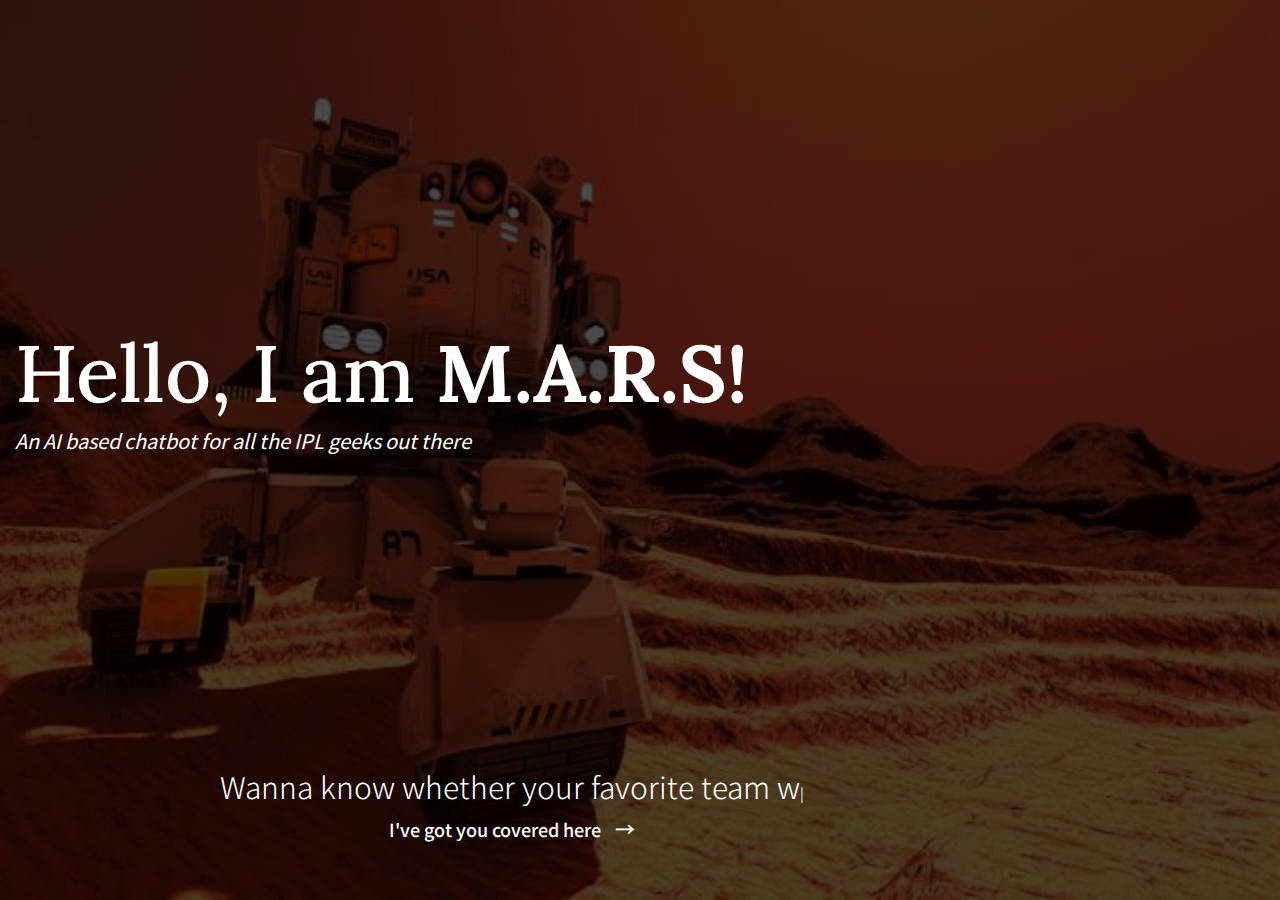
<file: index.html>
<!DOCTYPE html>
<html lang="en">

    <head>
        <meta charset="utf-8">
        <meta name="viewport" content="width=device-width, initial-scale=1.0">
        <link rel="stylesheet" media="screen" href="https://cdnjs.cloudflare.com/ajax/libs/twitter-bootstrap/3.3.5/css/bootstrap.min.css">
        <link href="https://fonts.googleapis.com/css?family=Arimo" rel="stylesheet">
        <link href="https://fonts.googleapis.com/css2?family=Playfair+Display:wght@700&display=swap" rel="stylesheet">
        <link rel="stylesheet" href="https://maxcdn.bootstrapcdn.com/font-awesome/4.6.3/css/font-awesome.min.css">
        <link rel="stylesheet" href="assets/css/style.css">
        <title>M.A.R.S.</title>
    </head>

    <body>
        

        <div class="container-fluid">
            <div class="main-heading">
                <h2>Hello, I am <b>M.A.R.S!</b></h2>
                <span class="desc">An AI based chatbot for all the IPL geeks out there</span>
            </div>
        </div>

        <div class="bottom-text">
            <div class="textjs">
                <span class="blink"></span>
            </div>
            <div class="footer-text">
                <h4>I've got you covered here <span class="right-arrow">&rarr;</span> </h4>
            </div>
        </div>

        <script src="assets/scripts/typed.js"></script>
        <script src="assets/scripts/typed.min.js"></script>
        <script src="assets/scripts/index.js"></script>
        <script type="text/javascript">
            (function(d, m){
                var kommunicateSettings = 
                    {"appId":"d6fe5f54da854064eee6bfb476a450c3","popupWidget":true,"automaticChatOpenOnNavigation":true};
                var s = document.createElement("script"); s.type = "text/javascript"; s.async = true;
                s.src = "https://widget.kommunicate.io/v2/kommunicate.app";
                var h = document.getElementsByTagName("head")[0]; h.appendChild(s);
                window.kommunicate = m; m._globals = kommunicateSettings;
            })(document, window.kommunicate || {});
        /* NOTE : Use web server to view HTML files as real-time update will not work if you directly open the HTML file in the browser. */
        </script>

    </body>

</html>
</file>
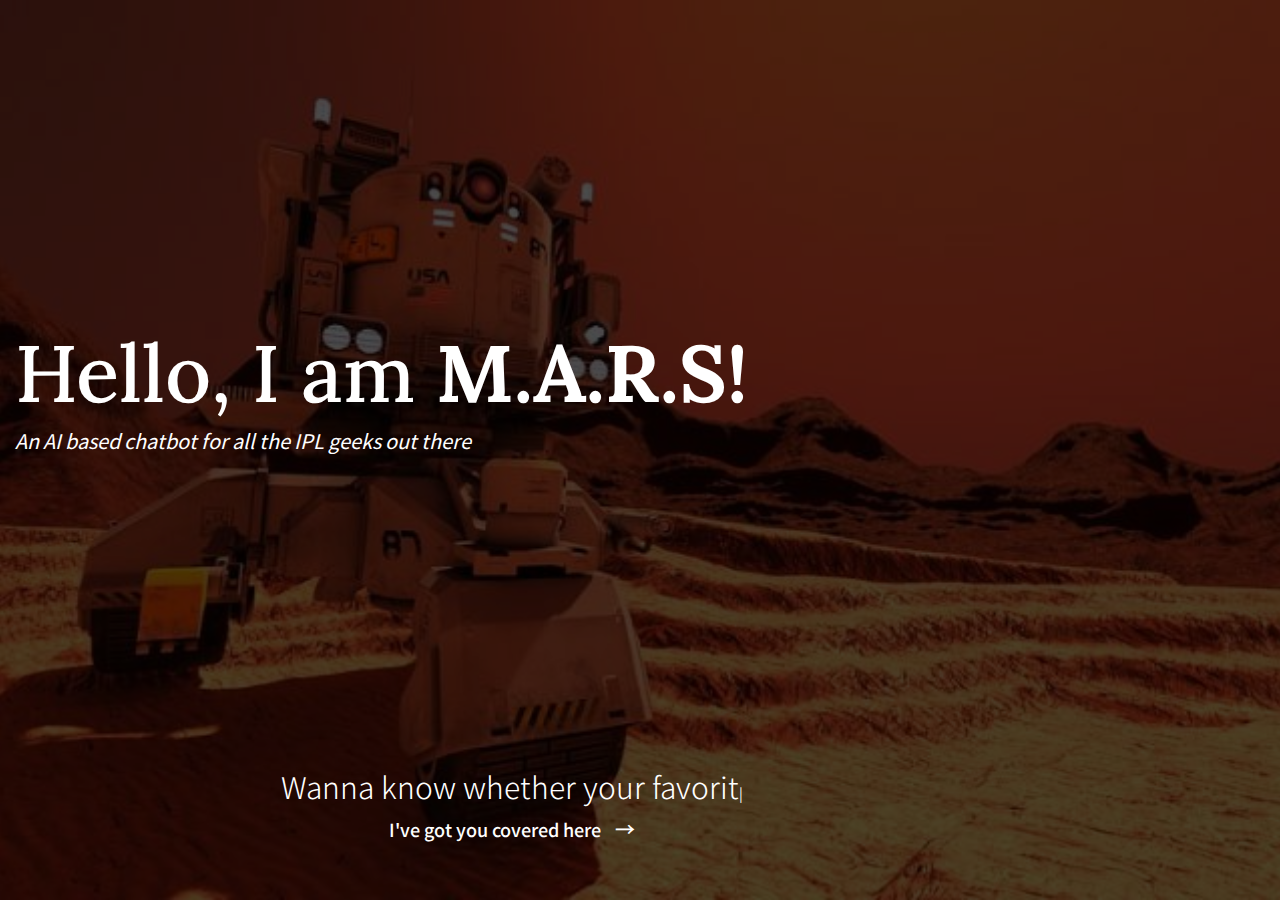
<file: botdemo.html>
<!DOCTYPE html>
<html lang="en">

    <head>
        <meta charset="utf-8">
        <meta name="viewport" content="width=device-width, initial-scale=1.0">
        <link rel="stylesheet" media="screen" href="https://cdnjs.cloudflare.com/ajax/libs/twitter-bootstrap/3.3.5/css/bootstrap.min.css">
        <link href="https://fonts.googleapis.com/css?family=Arimo" rel="stylesheet">
        <link href="https://fonts.googleapis.com/css2?family=Playfair+Display:wght@700&display=swap" rel="stylesheet">
        <link rel="stylesheet" href="https://maxcdn.bootstrapcdn.com/font-awesome/4.6.3/css/font-awesome.min.css">
        <link rel="stylesheet" href="assets/css/style.css">
        <title>M.A.R.S.</title>
    </head>

    <body>
        

        <div class="container-fluid">
            <div class="main-heading">
                <h2>Hello, I am <b>M.A.R.S!</b></h2>
                <span class="desc">An AI based chatbot for all the IPL geeks out there</span>
            </div>
        </div>

        <div class="bottom-text">
            <div class="textjs">
                <span class="blink"></span>
            </div>
            <div class="footer-text">
                <h4>I've got you covered here <span class="right-arrow">&rarr;</span> </h4>
            </div>
        </div>

        <script src="assets/scripts/typed.js"></script>
        <script src="assets/scripts/typed.min.js"></script>
        <script src="assets/scripts/index.js"></script>
        <script type="text/javascript">
            (function(d, m){
                var kommunicateSettings = 
                    {"appId":"21507e976493825b1108afe7202c7c901","popupWidget":true,"automaticChatOpenOnNavigation":true};
                var s = document.createElement("script"); s.type = "text/javascript"; s.async = true;
                s.src = "https://widget.kommunicate.io/v2/kommunicate.app";
                var h = document.getElementsByTagName("head")[0]; h.appendChild(s);
                window.kommunicate = m; m._globals = kommunicateSettings;
            })(document, window.kommunicate || {});
        /* NOTE : Use web server to view HTML files as real-time update will not work if you directly open the HTML file in the browser. */
        </script>


    </body>

</html>
</file>
<file: assets/css/style.css>
@import url('https://fonts.googleapis.com/css2?family=Lora&family=Noto+Sans+JP&display=swap');

body {
    /* background: url("hack.png") no-repeat center center fixed; */
    background: linear-gradient(rgba(0, 0, 0, 0.7), rgba(0, 0, 0, 0.7)),
        url("../images/mars.jpeg") no-repeat center center fixed;
    background-size: cover;
    color: #ffffff;
}

.container-fluid {
    height: 85vh;
    justify-content: center;
    display: flex;
    flex-direction: column;
}

.main-heading h2 {
    font-size: 8rem;
    font-family: 'Lora', serif;
}

.desc {
    font-size: 2rem;
    font-family: 'Noto Sans JP', sans-serif;
    font-style: italic;
}

.blink {
    font-weight: 300;
    font-size: 3rem;
}

.bottom-text {
    width: 80vw;
    display: flex;
    flex-direction: column;
    justify-content: center;
    align-items: center;
    font-family: 'Noto Sans JP', sans-serif;
}

.right-arrow {
    padding-left: 10px;
    font-size: 2rem;
}
</file>
